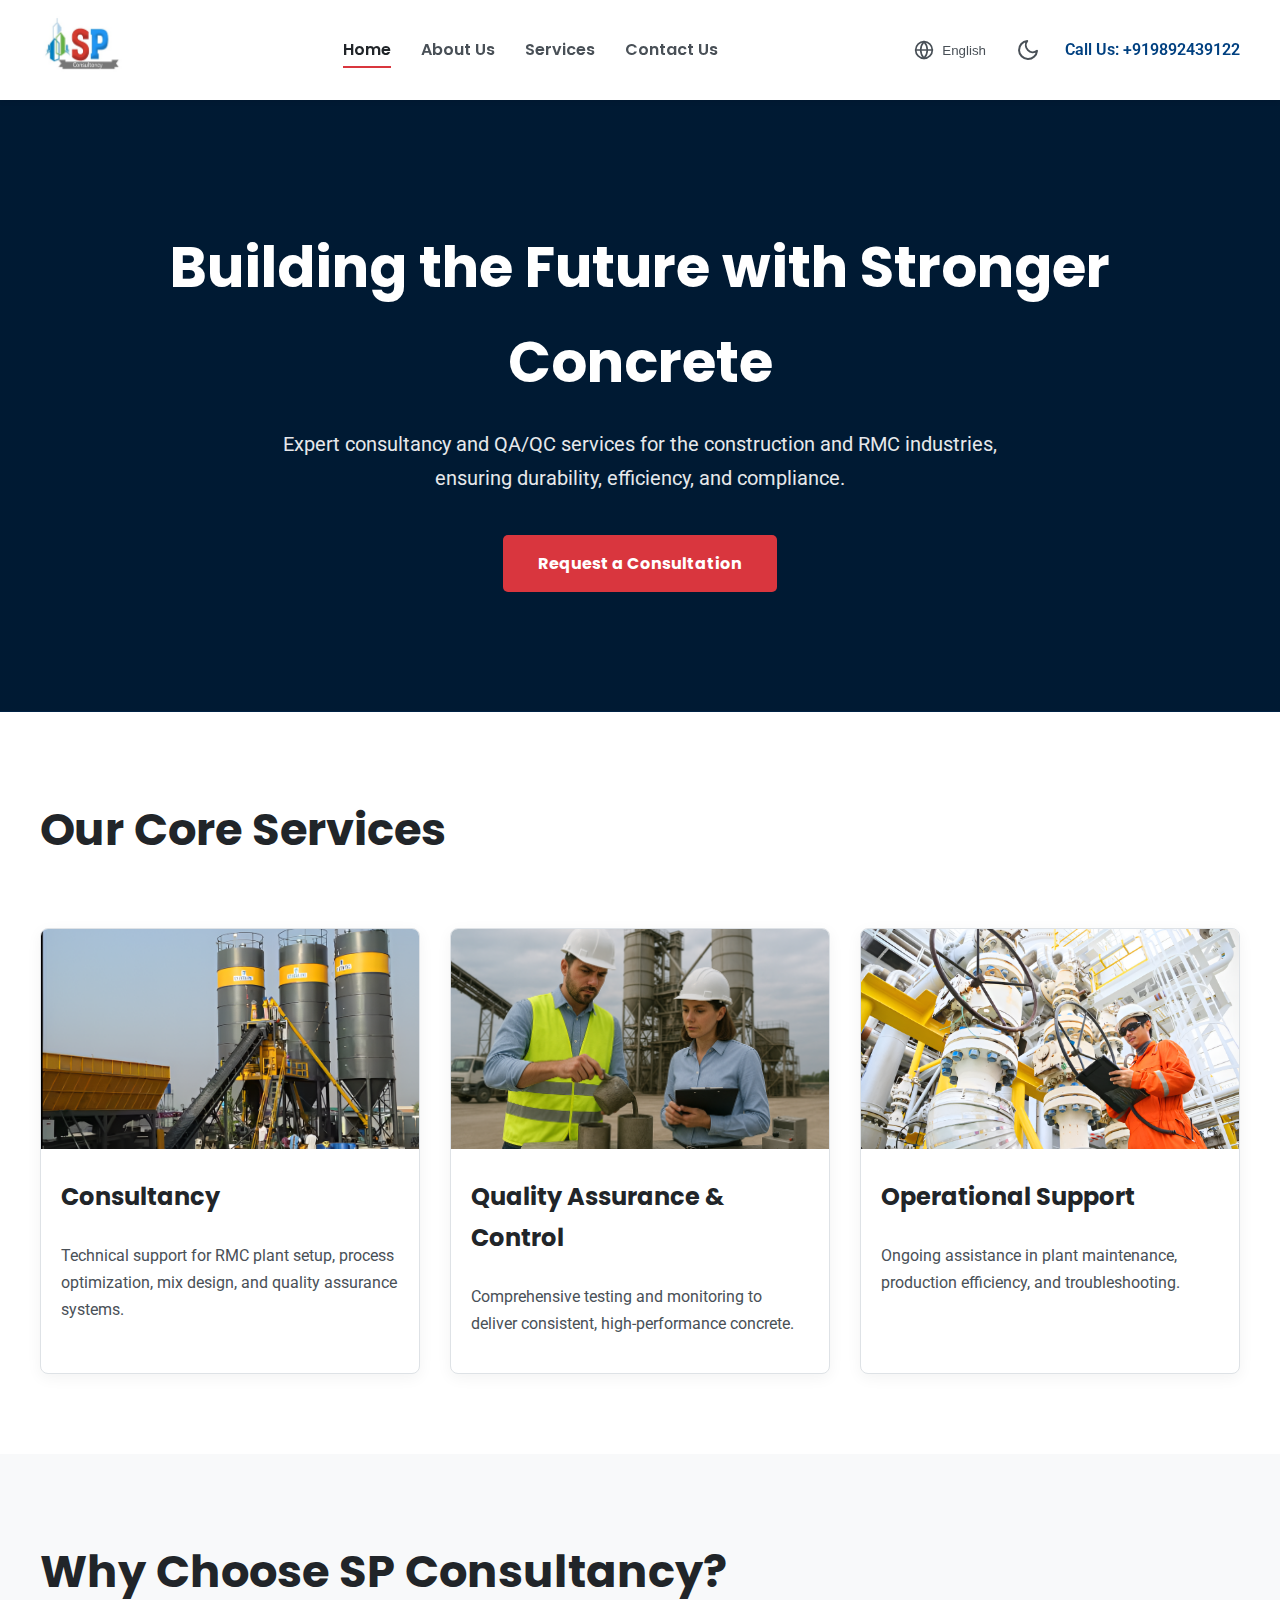
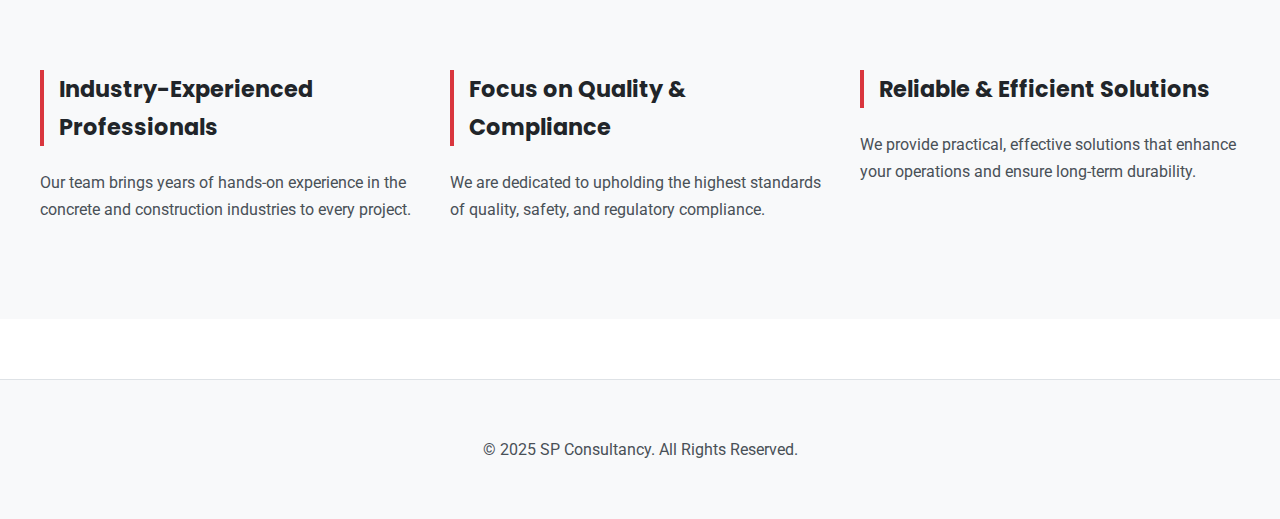
<file: index.html>
<!DOCTYPE html>
<html lang="en">
<head>
    <meta charset="UTF-8">
    <meta name="viewport" content="width=device-width, initial-scale=1.0">

    <title>SP Consultancy - Expert Concrete & QA/QC Services</title>
    <meta name="description" content="SP Consultancy provides expert guidance and reliable quality control solutions for the construction and RMC industries, specializing in concrete consultancy and QA/QC.">
    <meta name="keywords" content="concrete consultancy, QA/QC services, RMC plant setup, mix design, quality assurance construction">

    <link rel="stylesheet" href="style.css">

    <link rel="preconnect" href="https://fonts.googleapis.com">
    <link rel="preconnect" href="https://fonts.gstatic.com" crossorigin>
    <link href="https://fonts.googleapis.com/css2?family=Roboto:wght@400;700&family=Poppins:wght@600;700&display=swap" rel="stylesheet">
    
    <script src="main.js" defer></script>

    <script type="application/ld+json">
    {
      "@context": "https://schema.org",
      "@type": "ProfessionalService",
      "name": "SP Consultancy",
      "image": "logo.png",
      "@id": "",
      "url": "",
      "telephone": "+919892439122",
      "description": "Trusted consultancy company, specializing in Concrete consultancy and QA/QC services to construction and RMC plants.",
      "address": {
        "@type": "PostalAddress",
        "streetAddress": "",
        "addressLocality": "Mumbai",
        "postalCode": "",
        "addressCountry": "IN"
      }
    }
    </script>
    
    </head>
<body>

    <header class="main-header">
        <div class="container">
            <a href="index.html" class="logo">
                <img src="logo.png" alt="SP Consultancy Logo">
            </a>
            
            <nav class="main-nav">
                <ul class="nav-links">
                    <li><a href="index.html" class="active">Home</a></li>
                    <li><a href="about.html">About Us</a></li>
                    <li><a href="services.html">Services</a></li>
                    <li><a href="contact.html">Contact Us</a></li>
                </ul>
            </nav>

            <div class="header-controls">
                 <div class="language-switcher">
                    <button class="language-btn" aria-label="Select Language">
                        <svg xmlns="http://www.w3.org/2000/svg" width="20" height="20" viewBox="0 0 24 24" fill="none" stroke="currentColor" stroke-width="2" stroke-linecap="round" stroke-linejoin="round"><circle cx="12" cy="12" r="10"></circle><line x1="2" y1="12" x2="22" y2="12"></line><path d="M12 2a15.3 15.3 0 0 1 4 10 15.3 15.3 0 0 1-4 10 15.3 15.3 0 0 1-4-10 15.3 15.3 0 0 1 4-10z"></path></svg>
                        <span>English</span>
                    </button>
                </div>
                
                <button id="theme-switcher" class="theme-switcher" aria-label="Toggle theme">
                    </button>
                <a href="tel:+919892439122" class="header-phone">Call Us: +919892439122</a>

                <button class="hamburger-menu" aria-label="Open Navigation Menu">
                    <div class="bar"></div>
                    <div class="bar"></div>
                    <div class="bar"></div>
                </button>
            </div>
        </div>
    </header>

    <main>
        <section class="hero">
            <div class="container">
                <h1>Building the Future with Stronger Concrete</h1>
                <p>Expert consultancy and QA/QC services for the construction and RMC industries, ensuring durability, efficiency, and compliance.</p>
                <a href="contact.html" class="btn btn-primary">Request a Consultation</a>
            </div>
        </section>

        <section class="services-overview">
            <div class="container">
                <h2>Our Core Services</h2>
                <div class="services-grid">
                    <div class="service-card">
                        <img src="consultancy.png" alt="Technical Consultancy for RMC plant" loading="lazy">
                        <h3>Consultancy</h3>
                        <p>Technical support for RMC plant setup, process optimization, mix design, and quality assurance systems.</p>
                    </div>
                    <div class="service-card">
                        <img src="quality.png" alt="Quality Assurance & Control in construction" loading="lazy">
                        <h3>Quality Assurance & Control</h3>
                        <p>Comprehensive testing and monitoring to deliver consistent, high-performance concrete.</p>
                    </div>
                    <div class="service-card">
                        <img src="operational_home.png" alt="Operational Support for concrete plants" loading="lazy">
                        <h3>Operational Support</h3>
                        <p>Ongoing assistance in plant maintenance, production efficiency, and troubleshooting.</p>
                    </div>
                </div>
            </div>
        </section>

        <section class="why-choose-us">
            <div class="container">
                <h2>Why Choose SP Consultancy?</h2>
                <div class="features-grid">
                    <div class="feature-item">
                        <h3>Industry-Experienced Professionals</h3>
                        <p>Our team brings years of hands-on experience in the concrete and construction industries to every project.</p>
                    </div>
                    <div class="feature-item">
                        <h3>Focus on Quality & Compliance</h3>
                        <p>We are dedicated to upholding the highest standards of quality, safety, and regulatory compliance.</p>
                    </div>
                    <div class="feature-item">
                        <h3>Reliable & Efficient Solutions</h3>
                        <p>We provide practical, effective solutions that enhance your operations and ensure long-term durability.</p>
                    </div>
                </div>
            </div>
        </section>
    </main>

    <footer class="main-footer">
        <div class="container">
            <div class="social-media-links">
                </div>
            <p>&copy; 2025 SP Consultancy. All Rights Reserved.</p>
        </div>
    </footer>

</body>
</html>
</file>
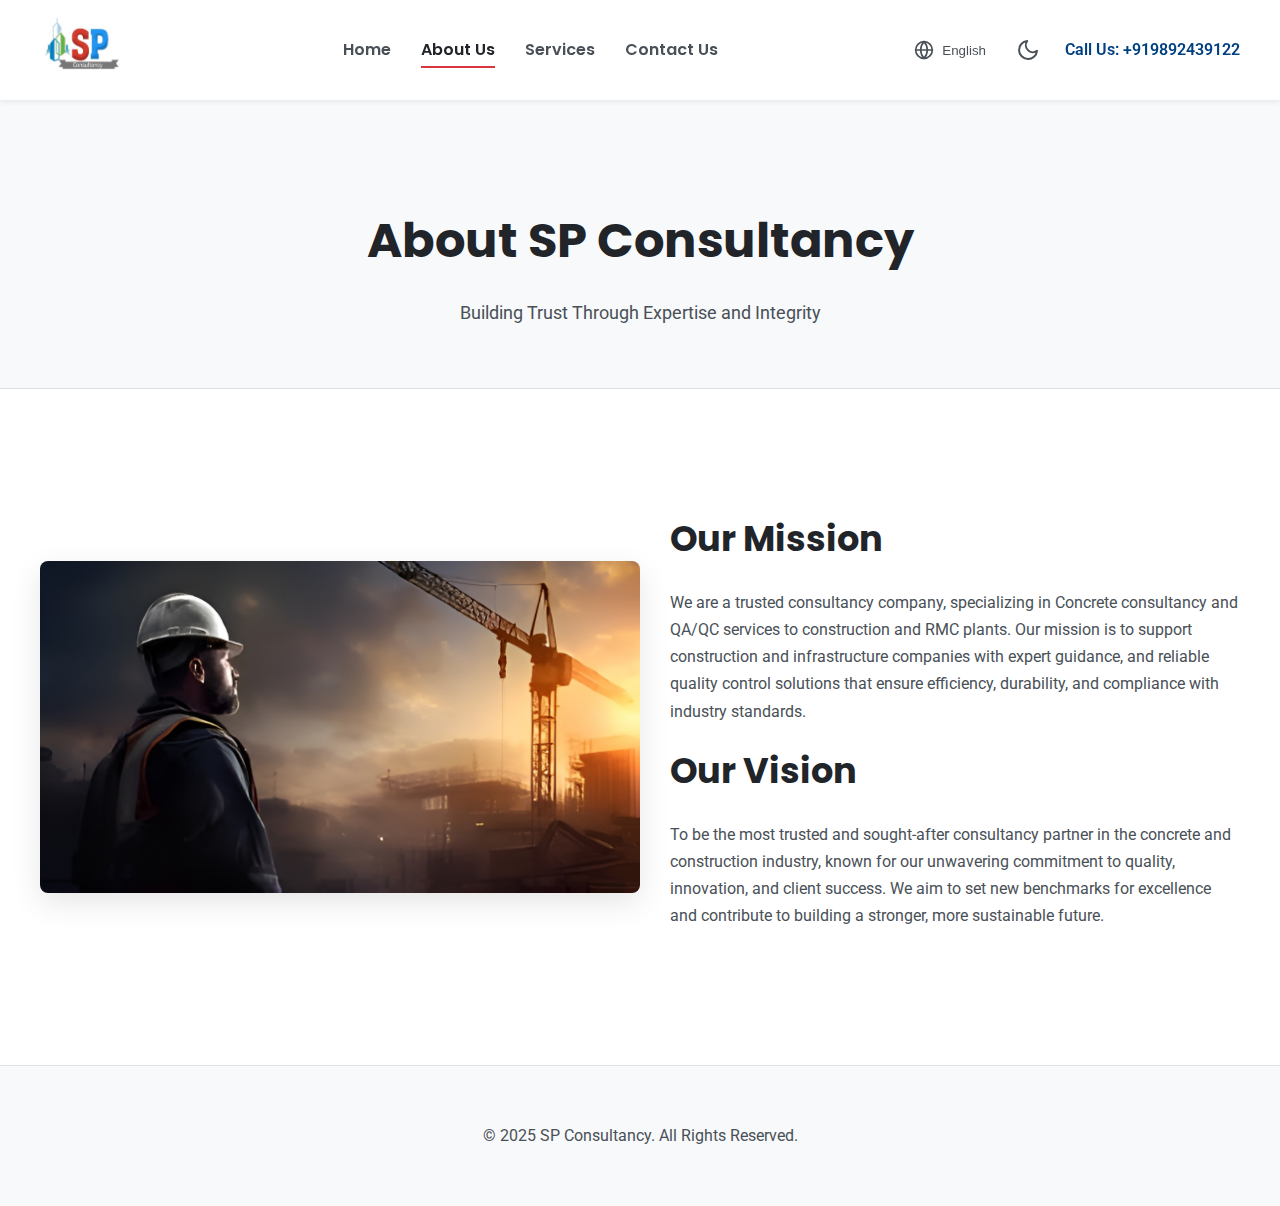
<file: about.html>
<!DOCTYPE html>
<html lang="en">
<head>
    <meta charset="UTF-8">
    <meta name="viewport" content="width=device-width, initial-scale=1.0">

    <title>About SP Consultancy | Our Mission and Expertise</title>
    <meta name="description" content="Learn about SP Consultancy's mission to support construction and infrastructure companies with expert guidance and reliable quality control solutions.">

    <link rel="stylesheet" href="style.css">

    <link rel="preconnect" href="https://fonts.googleapis.com">
    <link rel="preconnect" href="https://fonts.gstatic.com" crossorigin>
    <link href="https://fonts.googleapis.com/css2?family=Roboto:wght@400;700&family=Poppins:wght@600;700&display=swap" rel="stylesheet">
    
    <script src="main.js" defer></script>
    
    </head>
<body>

    <header class="main-header">
        <div class="container">
            <a href="index.html" class="logo">
                <img src="logo.png" alt="SP Consultancy Logo">
            </a>
            
            <nav class="main-nav">
                <ul class="nav-links">
                    <li><a href="index.html">Home</a></li>
                    <li><a href="about.html" class="active">About Us</a></li>
                    <li><a href="services.html">Services</a></li>
                    <li><a href="contact.html">Contact Us</a></li>
                </ul>
            </nav>

            <div class="header-controls">
                 <div class="language-switcher">
                    <button class="language-btn" aria-label="Select Language">
                        <svg xmlns="http://www.w3.org/2000/svg" width="20" height="20" viewBox="0 0 24 24" fill="none" stroke="currentColor" stroke-width="2" stroke-linecap="round" stroke-linejoin="round"><circle cx="12" cy="12" r="10"></circle><line x1="2" y1="12" x2="22" y2="12"></line><path d="M12 2a15.3 15.3 0 0 1 4 10 15.3 15.3 0 0 1-4 10 15.3 15.3 0 0 1-4-10 15.3 15.3 0 0 1 4-10z"></path></svg>
                        <span>English</span>
                    </button>
                </div>
                
                <button id="theme-switcher" class="theme-switcher" aria-label="Toggle theme">
                    </button>
                <a href="tel:+919892439122" class="header-phone">Call Us: +919892439122</a>

                <button class="hamburger-menu" aria-label="Open Navigation Menu">
                    <div class="bar"></div>
                    <div class="bar"></div>
                    <div class="bar"></div>
                </button>
            </div>
        </div>
    </header>

    <main>
        <section class="page-header">
            <div class="container">
                <h1>About SP Consultancy</h1>
                <p>Building Trust Through Expertise and Integrity</p>
            </div>
        </section>

        <section class="content-section">
            <div class="container content-container">
                <div class="content-image">
                    <img src="vision.jpg" alt="A professional team in a meeting">
                </div>
                <div class="content-text">
                    <h2>Our Mission</h2>
                    <p>We are a trusted consultancy company, specializing in Concrete consultancy and QA/QC services to construction and RMC plants. Our mission is to support construction and infrastructure companies with expert guidance, and reliable quality control solutions that ensure efficiency, durability, and compliance with industry standards.</p>
                    
                    <h2>Our Vision</h2>
                    <p>To be the most trusted and sought-after consultancy partner in the concrete and construction industry, known for our unwavering commitment to quality, innovation, and client success. We aim to set new benchmarks for excellence and contribute to building a stronger, more sustainable future.</p>
                </div>
            </div>
        </section>

    </main>

    <footer class="main-footer">
        <div class="container">
            <div class="social-media-links">
                </div>
            <p>&copy; 2025 SP Consultancy. All Rights Reserved.</p>
        </div>
    </footer>

</body>
</html>
</file>
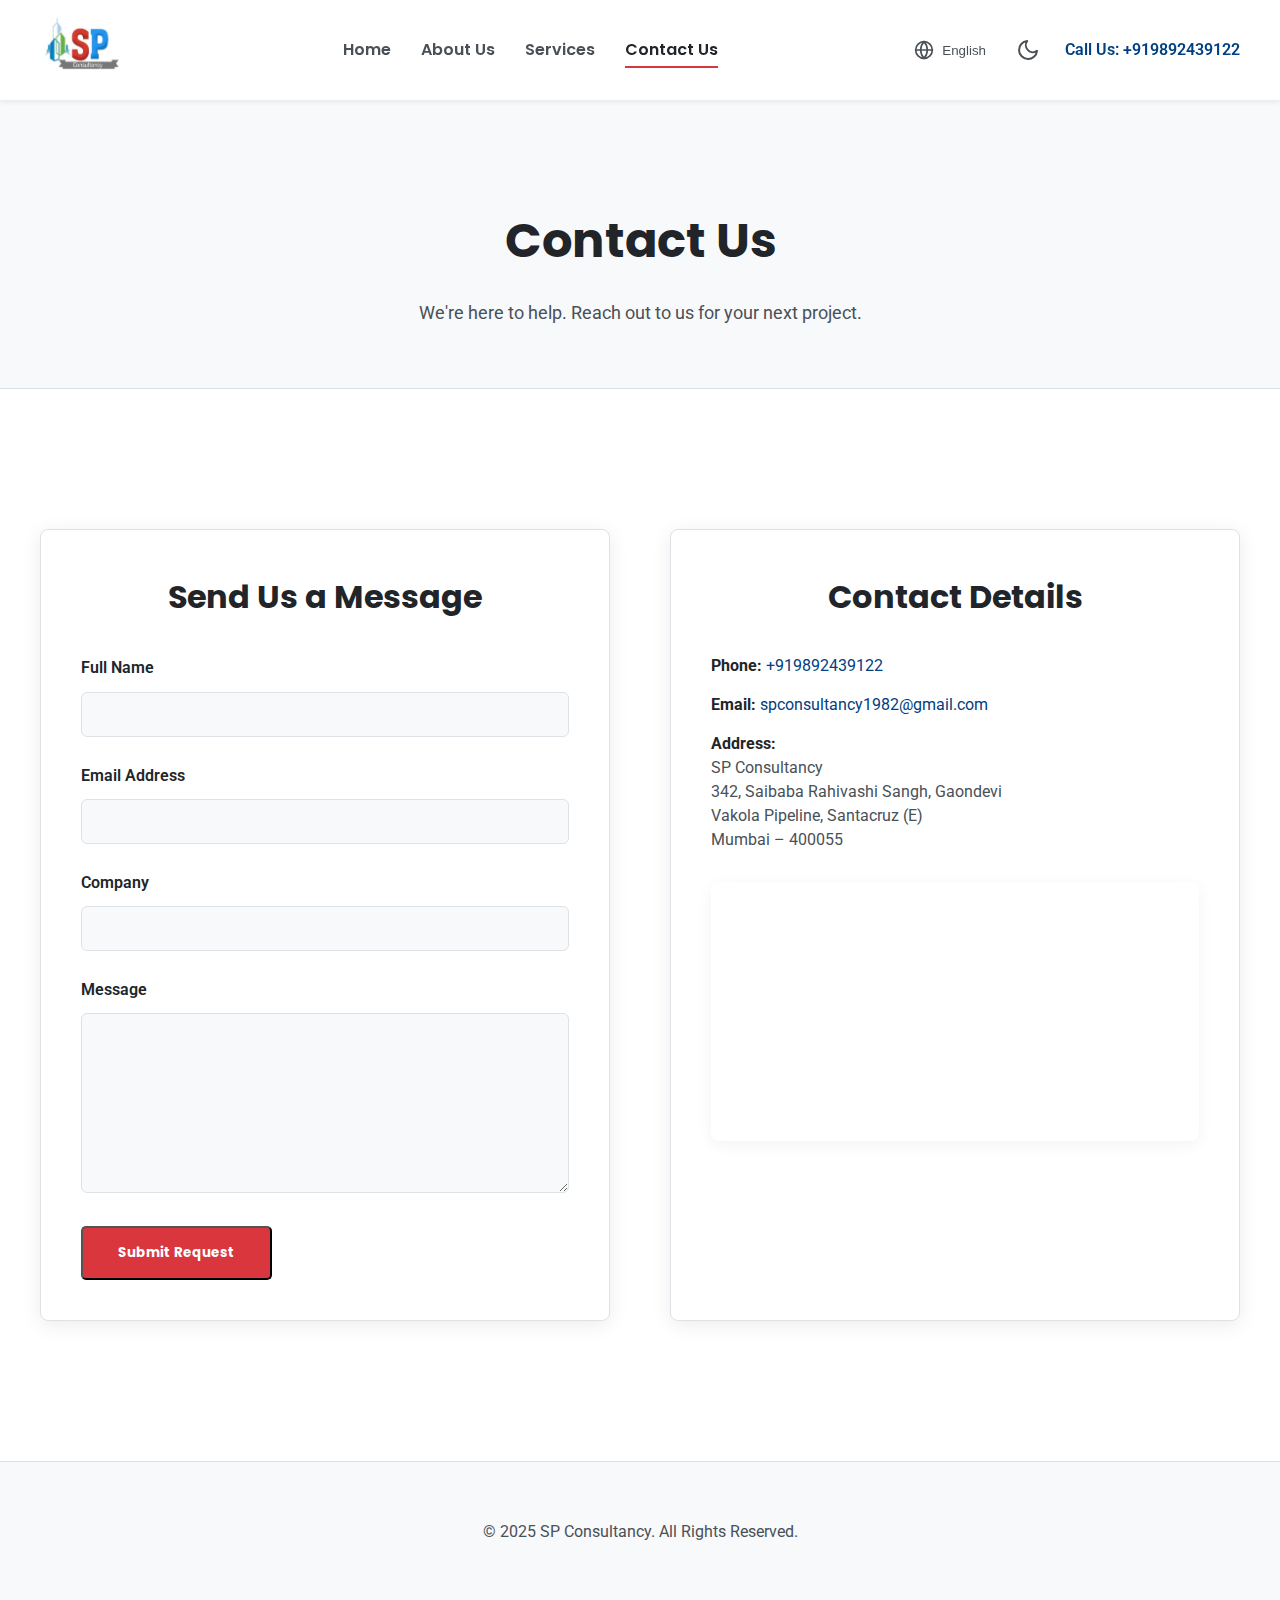
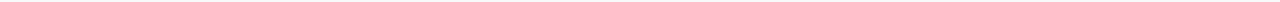
<file: contact.html>
<!DOCTYPE html>
<html lang="en">
<head>
    <meta charset="UTF-8">
    <meta name="viewport" content="width=device-width, initial-scale=1.0">

    <title>Contact Us | SP Consultancy</title>
    <meta name="description" content="Get in touch with SP Consultancy for expert concrete and QA/QC services. Request a consultation or find our contact details.">

    <link rel="stylesheet" href="style.css">

    <link rel="preconnect" href="https://fonts.googleapis.com">
    <link rel="preconnect" href="https://fonts.gstatic.com" crossorigin>
    <link href="https://fonts.googleapis.com/css2?family=Roboto:wght@400;700&family=Poppins:wght@600;700&display=swap" rel="stylesheet">
    
    <script src="main.js" defer></script>
    
    </head>
<body>

    <header class="main-header">
        <div class="container">
            <a href="index.html" class="logo">
                <img src="logo.png" alt="SP Consultancy Logo">
            </a>
            
            <nav class="main-nav">
                <ul class="nav-links">
                    <li><a href="index.html">Home</a></li>
                    <li><a href="about.html">About Us</a></li>
                    <li><a href="services.html">Services</a></li>
                    <li><a href="contact.html" class="active">Contact Us</a></li>
                </ul>
            </nav>

            <div class="header-controls">
                 <div class="language-switcher">
                    <button class="language-btn" aria-label="Select Language">
                        <svg xmlns="http://www.w3.org/2000/svg" width="20" height="20" viewBox="0 0 24 24" fill="none" stroke="currentColor" stroke-width="2" stroke-linecap="round" stroke-linejoin="round"><circle cx="12" cy="12" r="10"></circle><line x1="2" y1="12" x2="22" y2="12"></line><path d="M12 2a15.3 15.3 0 0 1 4 10 15.3 15.3 0 0 1-4 10 15.3 15.3 0 0 1-4-10 15.3 15.3 0 0 1 4-10z"></path></svg>
                        <span>English</span>
                    </button>
                </div>
                
                <button id="theme-switcher" class="theme-switcher" aria-label="Toggle theme">
                    </button>
                <a href="tel:+919892439122" class="header-phone">Call Us: +919892439122</a>

                <button class="hamburger-menu" aria-label="Open Navigation Menu">
                    <div class="bar"></div>
                    <div class="bar"></div>
                    <div class="bar"></div>
                </button>
            </div>
        </div>
    </header>

    <main>
        <section class="page-header">
            <div class="container">
                <h1>Contact Us</h1>
                <p>We're here to help. Reach out to us for your next project.</p>
            </div>
        </section>

        <section class="contact-section">
            <div class="container">
                <div class="contact-grid">
                    <div class="contact-form-container">
                        <h2>Send Us a Message</h2>
                        <form id="contact-form" action="https://formspree.io/f/xblpvbdp" method="POST">
                            <div class="form-group">
                                <label for="name">Full Name</label>
                                <input type="text" id="name" name="name" required>
                            </div>
                            <div class="form-group">
                                <label for="email">Email Address</label>
                                <input type="email" id="email" name="email" required>
                            </div>
                             <div class="form-group">
                                <label for="company">Company</label>
                                <input type="text" id="company" name="company">
                            </div>
                            <div class="form-group">
                                <label for="message">Message</label>
                                <textarea id="message" name="message" rows="5" required></textarea>
                            </div>
                            <button type="submit" class="btn btn-primary">Submit Request</button>
                        </form>
                    </div>
                    <div class="contact-details-container">
                        <h2>Contact Details</h2>
                        <ul class="contact-details-list">
                            <li><strong>Phone:</strong> <a href="tel:+919892439122">+919892439122</a></li>
                            <li><strong>Email:</strong> <a href="mailto:spconsultancy1982@gmail.com">spconsultancy1982@gmail.com</a></li>
                            <li><strong>Address:</strong><br>SP Consultancy<br>342, Saibaba Rahivashi Sangh, Gaondevi<br>Vakola Pipeline, Santacruz (E)<br>Mumbai – 400055</li>
                        </ul>




                        
        <div class="map-widget">
    <iframe 
        src="https://www.google.com/maps?q=SP+Consultancy,+342+Saibaba+Rahivashi+Sangh,+Gaondevi,+Vakola+Pipeline,+Santacruz+East,+Mumbai+400055&output=embed" 
        width="100%" 
        height="250" 
        style="border:0;" 
        allowfullscreen="" 
        loading="lazy" 
        referrerpolicy="no-referrer-when-downgrade">
    </iframe>
</div>





                    </div>
                </div>
            </div>
        </section>

    </main>

    <footer class="main-footer">
        <div class="container">
            <div class="social-media-links">
                </div>
            <p>© 2025 SP Consultancy. All Rights Reserved.</p>
        </div>
    </footer>

</body>
</html>
</file>
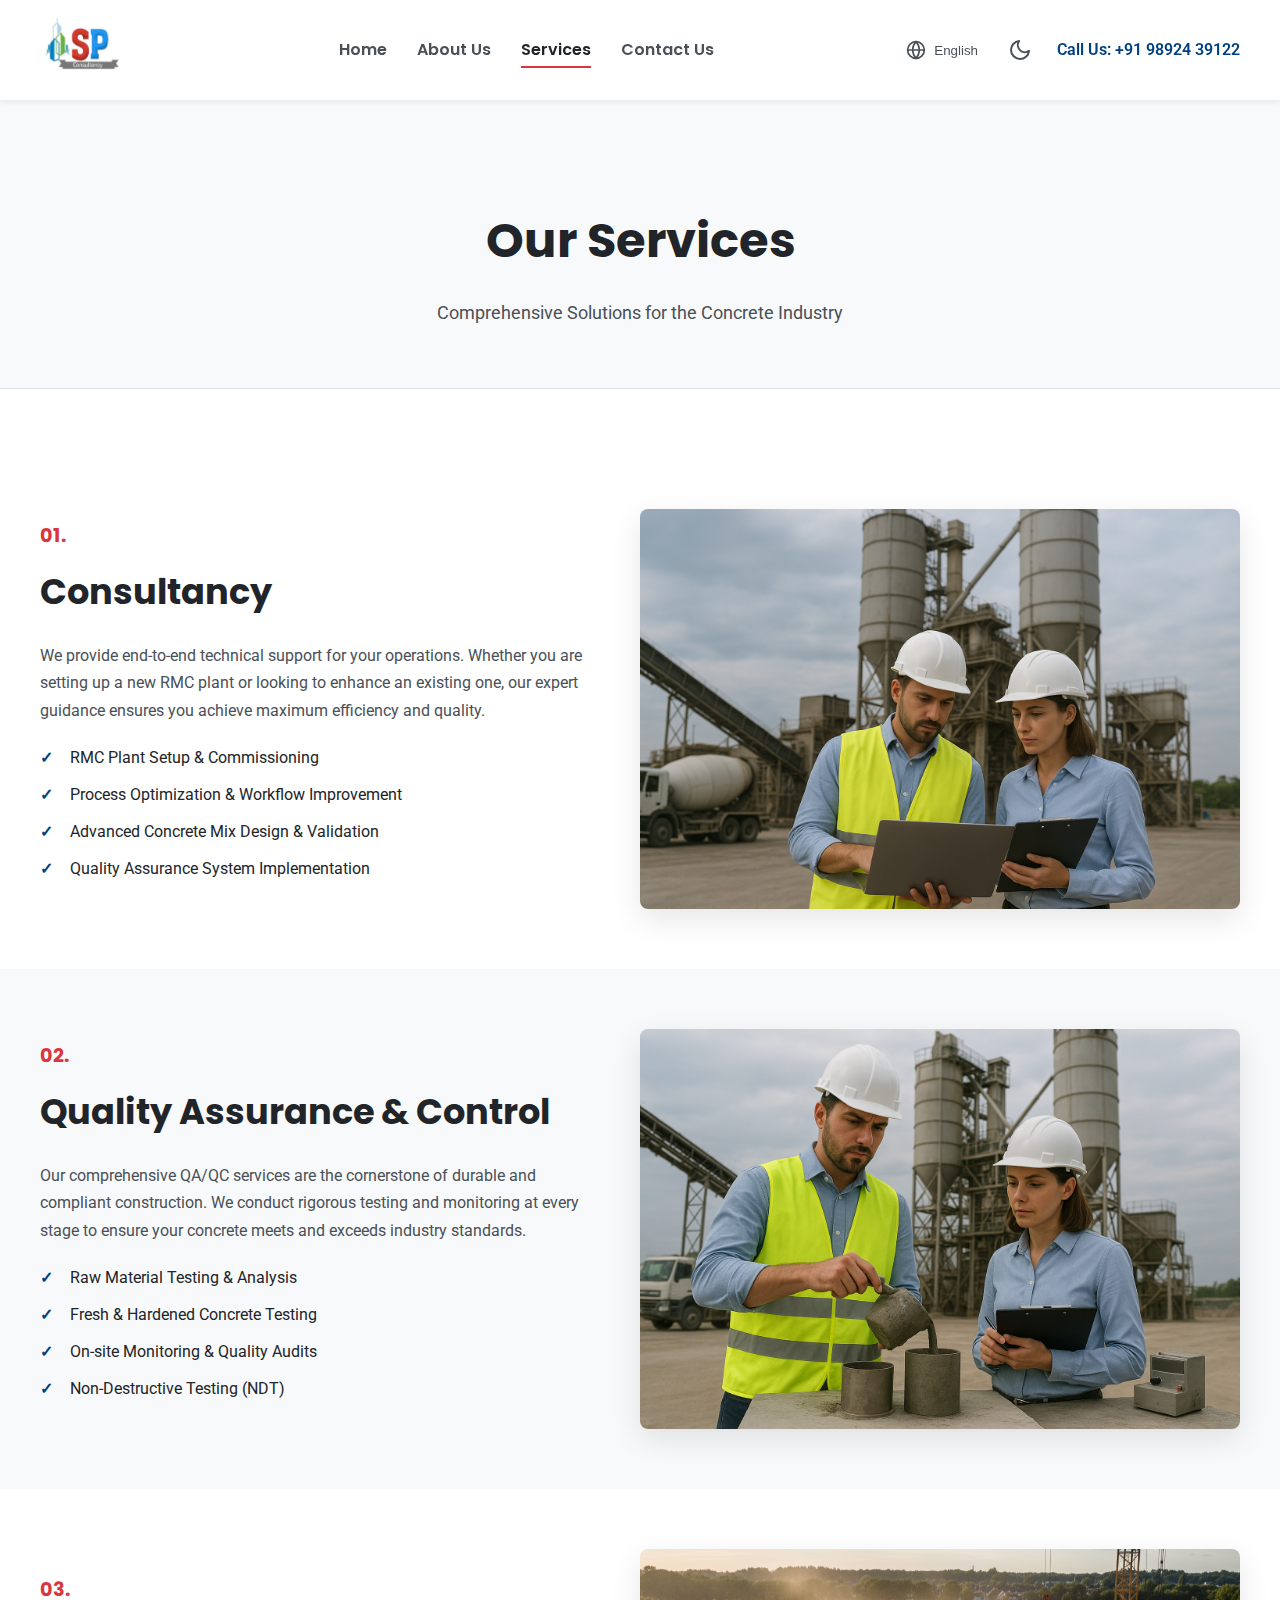
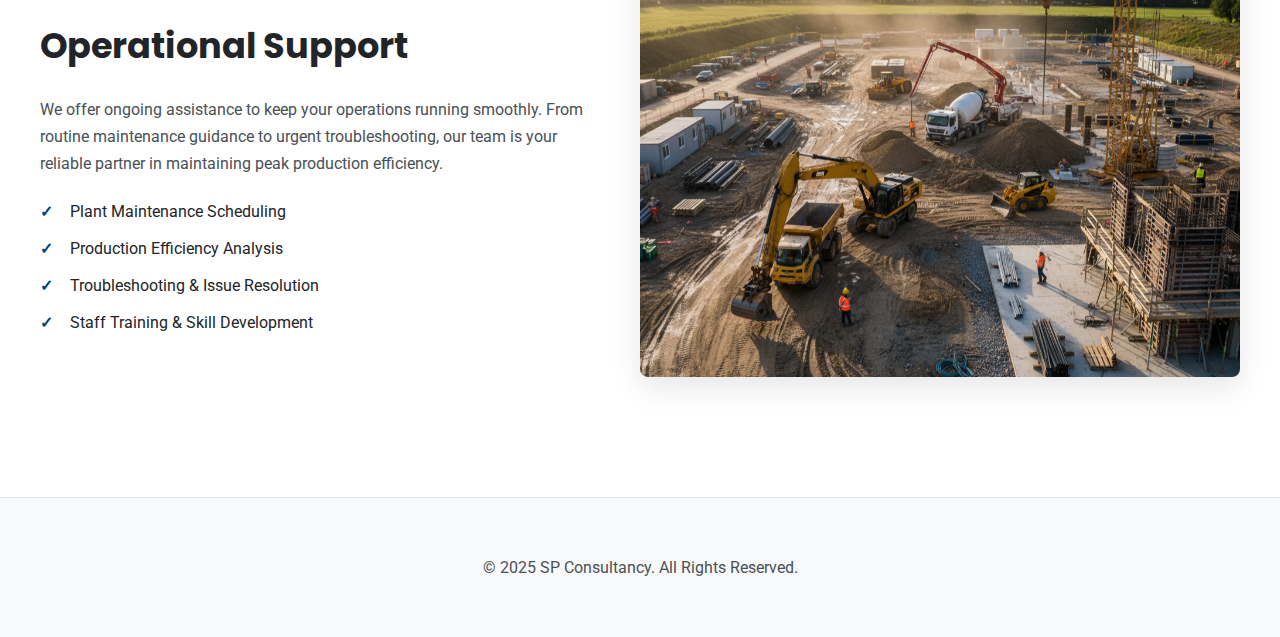
<file: services.html>
<!DOCTYPE html>
<html lang="en">
<head>
    <meta charset="UTF-8">
    <meta name="viewport" content="width=device-width, initial-scale=1.0">

    <title>Our Services | SP Consultancy</title>
    <meta name="description" content="Explore the services offered by SP Consultancy, including technical consultancy, quality assurance & control (QA/QC), and operational support for construction and RMC plants.">

    <link rel="stylesheet" href="style.css">

    <link rel="preconnect" href="https://fonts.googleapis.com">
    <link rel="preconnect" href="https://fonts.gstatic.com" crossorigin>
    <link href="https://fonts.googleapis.com/css2?family=Roboto:wght@400;700&family=Poppins:wght@600;700&display=swap" rel="stylesheet">
    
    <script src="main.js" defer></script>
    
    </head>
<body>

    <header class="main-header">
        <div class="container">
            <a href="index.html" class="logo">
                <img src="logo.png" alt="SP Consultancy Logo">
            </a>
            
            <nav class="main-nav">
                <ul class="nav-links">
                    <li><a href="index.html">Home</a></li>
                    <li><a href="about.html">About Us</a></li>
                    <li><a href="services.html" class="active">Services</a></li>
                    <li><a href="contact.html">Contact Us</a></li>
                </ul>
            </nav>

            <div class="header-controls">
                 <div class="language-switcher">
                    <button class="language-btn" aria-label="Select Language">
                        <svg xmlns="http://www.w3.org/2000/svg" width="20" height="20" viewBox="0 0 24 24" fill="none" stroke="currentColor" stroke-width="2" stroke-linecap="round" stroke-linejoin="round"><circle cx="12" cy="12" r="10"></circle><line x1="2" y1="12" x2="22" y2="12"></line><path d="M12 2a15.3 15.3 0 0 1 4 10 15.3 15.3 0 0 1-4 10 15.3 15.3 0 0 1-4-10 15.3 15.3 0 0 1 4-10z"></path></svg>
                        <span>English</span>
                    </button>
                </div>
                
                <button id="theme-switcher" class="theme-switcher" aria-label="Toggle theme">
                    </button>
                <a href="tel:+919892439122" class="header-phone">Call Us: +91 98924 39122</a>

                <button class="hamburger-menu" aria-label="Open Navigation Menu">
                    <div class="bar"></div>
                    <div class="bar"></div>
                    <div class="bar"></div>
                </button>
            </div>
        </div>
    </header>

    <main>
        <section class="page-header">
            <div class="container">
                <h1>Our Services</h1>
                <p>Comprehensive Solutions for the Concrete Industry</p>
            </div>
        </section>

        <section class="content-section">
            <div class="container content-container reverse">
                <div class="content-image">
                    <img src="engineer.png" alt="Engineers discussing blueprints at a construction site">
                </div>
                <div class="content-text">
                    <h3>01.</h3>
                    <h2>Consultancy</h2>
                    <p>We provide end-to-end technical support for your operations. Whether you are setting up a new RMC plant or looking to enhance an existing one, our expert guidance ensures you achieve maximum efficiency and quality.</p>
                    <ul>
                        <li>RMC Plant Setup & Commissioning</li>
                        <li>Process Optimization & Workflow Improvement</li>
                        <li>Advanced Concrete Mix Design & Validation</li>
                        <li>Quality Assurance System Implementation</li>
                    </ul>
                </div>
            </div>
        </section>

        <section class="content-section light-bg">
             <div class="container content-container">
               
                <div class="content-text">
                    <h3>02.</h3>
                    <h2>Quality Assurance & Control</h2>
                    <p>Our comprehensive QA/QC services are the cornerstone of durable and compliant construction. We conduct rigorous testing and monitoring at every stage to ensure your concrete meets and exceeds industry standards.</p>
                     <ul>
                        <li>Raw Material Testing & Analysis</li>
                        <li>Fresh & Hardened Concrete Testing</li>
                        <li>On-site Monitoring & Quality Audits</li>
                        <li>Non-Destructive Testing (NDT)</li>
                    </ul>
                </div>

                 <div class="content-image">
    <img src="quality.png" alt="Technician performing quality assurance testing on concrete in a lab">
</div>
            </div>
        </section>
        
        <section class="content-section">
            <div class="container content-container reverse">
                <div class="content-image">
                    <img src="operational.png" alt="Heavy machinery operating at a concrete production plant">
                </div>
                <div class="content-text">
                    <h3>03.</h3>
                    <h2>Operational Support</h2>
                    <p>We offer ongoing assistance to keep your operations running smoothly. From routine maintenance guidance to urgent troubleshooting, our team is your reliable partner in maintaining peak production efficiency.</p>
                    <ul>
                        <li>Plant Maintenance Scheduling</li>
                        <li>Production Efficiency Analysis</li>
                        <li>Troubleshooting & Issue Resolution</li>
                        <li>Staff Training & Skill Development</li>
                    </ul>
                </div>
            </div>
        </section>
        
    </main>

    <footer class="main-footer">
        <div class="container">
            <div class="social-media-links">
                </div>
            <p>© 2025 SP Consultancy. All Rights Reserved.</p>
        </div>
    </footer>

</body>
</html>
</file>
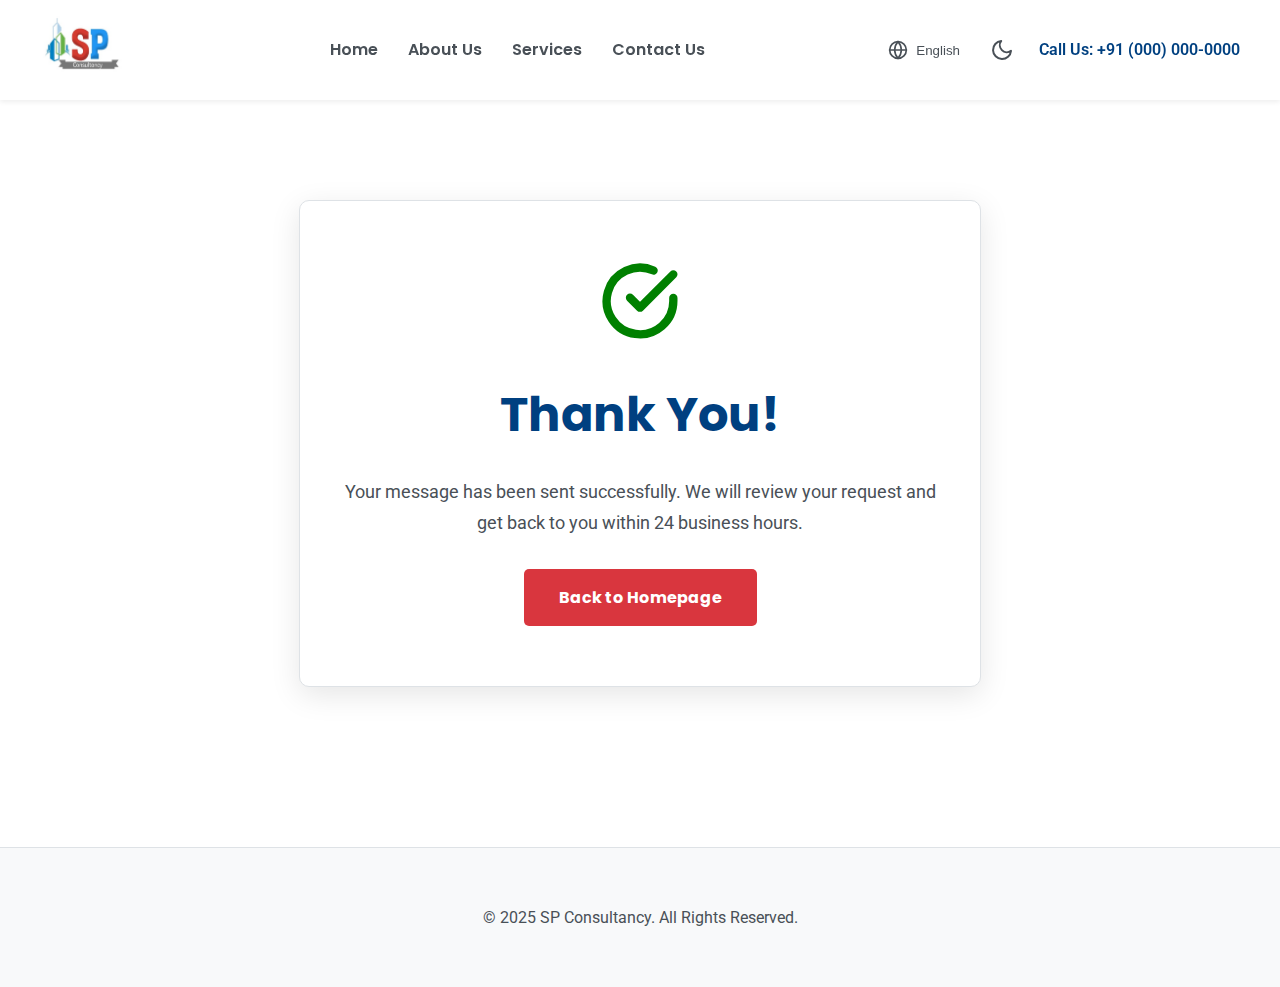
<file: thank-you.html>
<!DOCTYPE html>
<html lang="en">
<head>
    <meta charset="UTF-8">
    <meta name="viewport" content="width=device-width, initial-scale=1.0">

    <title>Thank You | SP Consultancy</title>
    <meta name="description" content="Thank you for contacting SP Consultancy. We will be in touch shortly.">
    <meta name="robots" content="noindex, nofollow">

    <link rel="stylesheet" href="style.css">

    <link rel="preconnect" href="https://fonts.googleapis.com">
    <link rel="preconnect" href="https://fonts.gstatic.com" crossorigin>
    <link href="https://fonts.googleapis.com/css2?family=Roboto:wght@400;700&family=Poppins:wght@600;700&display=swap" rel="stylesheet">
    
    <script src="main.js" defer></script>
    
</head>
<body>

    <header class="main-header">
        <div class="container">
            <a href="index.html" class="logo">
                <img src="logo.png" alt="SP Consultancy Logo">
            </a>
            
            <nav class="main-nav">
                <ul class="nav-links">
                    <li><a href="index.html">Home</a></li>
                    <li><a href="about.html">About Us</a></li>
                    <li><a href="services.html">Services</a></li>
                    <li><a href="contact.html">Contact Us</a></li>
                </ul>
            </nav>

            <div class="header-controls">
                 <div class="language-switcher">
                    <button class="language-btn" aria-label="Select Language">
                        <svg xmlns="http://www.w3.org/2000/svg" width="20" height="20" viewBox="0 0 24 24" fill="none" stroke="currentColor" stroke-width="2" stroke-linecap="round" stroke-linejoin="round"><circle cx="12" cy="12" r="10"></circle><line x1="2" y1="12" x2="22" y2="12"></line><path d="M12 2a15.3 15.3 0 0 1 4 10 15.3 15.3 0 0 1-4 10 15.3 15.3 0 0 1-4-10 15.3 15.3 0 0 1 4-10z"></path></svg>
                        <span>English</span>
                    </button>
                </div>
                
                <button id="theme-switcher" class="theme-switcher" aria-label="Toggle theme">
                    </button>
                <a href="tel:+910000000000" class="header-phone">Call Us: +91 (000) 000-0000</a>

                <button class="hamburger-menu" aria-label="Open Navigation Menu">
                    <div class="bar"></div>
                    <div class="bar"></div>
                    <div class="bar"></div>
                </button>
            </div>
        </div>
    </header>

    <main>
        <section class="thank-you-section">
            <div class="container">
                <div class="thank-you-content">
                    <svg class="success-icon" xmlns="http://www.w3.org/2000/svg" viewBox="0 0 24 24" fill="none" stroke="currentColor" stroke-width="2" stroke-linecap="round" stroke-linejoin="round">
                        <path d="M22 11.08V12a10 10 0 1 1-5.93-9.14"></path>
                        <polyline points="22 4 12 14.01 9 11.01"></polyline>
                    </svg>
                    <h1>Thank You!</h1>
                    <p>Your message has been sent successfully. We will review your request and get back to you within 24 business hours.</p>
                    <a href="index.html" class="btn btn-primary">Back to Homepage</a>
                </div>
            </div>
        </section>
    </main>

    <footer class="main-footer">
        <div class="container">
            <div class="social-media-links">
                </div>
            <p>&copy; 2025 SP Consultancy. All Rights Reserved.</p>
        </div>
    </footer>

</body>
</html>
</file>
<file: style.css>
/* The updated CSS code with contact form enhancements */
/* --- 1. Global Styles & Variables --- */
:root {
    /* Light Mode (Default) */
    --bg-color: #ffffff;
    --bg-secondary-color: #f8f9fa;
    --text-primary-color: #212529;
    --text-secondary-color: #495057;
    --primary-brand-color: #004080; /* Blue */
    --accent-brand-color: #D9363E; /* Red */
    --border-color: #dee2e6;
    --header-shadow: 0 2px 5px rgba(0, 0, 0, 0.07);

    /* Typography */
    --heading-font: 'Poppins', sans-serif;
    --body-font: 'Roboto', sans-serif;
}

html.dark-mode {
    /* Dark Mode Palette */
    --bg-color: #0d1117;
    --bg-secondary-color: #161b22;
    --text-primary-color: #e0e0e0;
    --text-secondary-color: #a0a0a0;
    --primary-brand-color: #5a96e0; /* Lighter Blue */
    --accent-brand-color: #ff5c5c; /* Brighter Red */
    --border-color: #30363d;
    --header-shadow: 0 2px 5px rgba(0, 0, 0, 0.2);
}

/* Auto-detect system preference if no manual choice is saved */
@media (prefers-color-scheme: dark) {
    :root:not(.light-mode) {
        --bg-color: #0d1117;
        --bg-secondary-color: #161b22;
        --text-primary-color: #e0e0e0;
        --text-secondary-color: #a0a0a0;
        --primary-brand-color: #5a96e0;
        --accent-brand-color: #ff5c5c;
        --border-color: #30363d;
        --header-shadow: 0 2px 5px rgba(0, 0, 0, 0.2);
    }
}

body {
    font-family: var(--body-font);
    line-height: 1.7;
    color: var(--text-secondary-color);
    background-color: var(--bg-color);
    margin: 0;
    padding: 0;
    font-size: 16px;
    transition: background-color 0.3s, color 0.3s;
}

.container {
    max-width: 1200px;
    margin: 0 auto;
    padding: 0 20px;
}

h1, h2, h3 {
    font-family: var(--heading-font);
    color: var(--text-primary-color);
    margin-top: 0;
    font-weight: 700;
}

img {
    max-width: 100%;
    height: auto;
}

/* --- 2. Header & Navigation --- */
.main-header {
    background: var(--bg-color);
    box-shadow: var(--header-shadow);
    padding: 1rem 0;
    position: sticky;
    top: 0;
    z-index: 1000;
    transition: background-color 0.3s;
}

.main-header .container {
    display: flex;
    justify-content: space-between;
    align-items: center;
}

.logo img {
    max-height: 60px;
    transition: transform 0.3s;
}
.logo img:hover {
    transform: scale(1.05);
}

.main-nav {
    display: none; /* Hidden on mobile by default */
}

.nav-links {
    margin: 0;
    padding: 0;
    list-style: none;
    display: flex;
}

.nav-links li {
    margin-left: 30px;
}

.nav-links li a {
    text-decoration: none;
    color: var(--text-secondary-color);
    font-weight: 600;
    font-family: var(--heading-font);
    padding-bottom: 5px;
    position: relative;
    transition: color 0.3s;
}
.nav-links li a::after {
    content: '';
    position: absolute;
    bottom: -2px;
    left: 0;
    width: 0;
    height: 2px;
    background-color: var(--accent-brand-color);
    transition: width 0.3s;
}
.nav-links li a:hover,
.nav-links li a.active {
    color: var(--text-primary-color);
}
.nav-links li a:hover::after,
.nav-links li a.active::after {
    width: 100%;
}


/* --- 3. Header Controls (Right Side) --- */
.header-controls {
    display: flex;
    align-items: center;
    gap: 20px;
}
.language-btn, .theme-switcher {
    background: none;
    border: none;
    cursor: pointer;
    color: var(--text-secondary-color);
    display: flex;
    align-items: center;
    gap: 8px;
    padding: 5px;
}
.theme-switcher svg, .language-btn svg {
    stroke: var(--text-secondary-color);
}
.header-phone {
    text-decoration: none;
    color: var(--primary-brand-color);
    font-weight: 600;
    white-space: nowrap;
    display: none; /* Hide by default, show on larger screens */
}
.hamburger-menu {
    display: flex;
    flex-direction: column;
    justify-content: space-around;
    width: 2rem;
    height: 2rem;
    background: transparent;
    border: none;
    cursor: pointer;
    padding: 0;
    z-index: 10;
}
.hamburger-menu .bar {
    width: 2rem;
    height: 3px;
    background: var(--text-primary-color);
    border-radius: 10px;
    transition: all 0.3s linear;
}

/* --- 4. Hero Section --- */
.hero {
    background-color: var(--primary-brand-color);
    background-image: linear-gradient(rgba(0, 0, 0, 0.6), rgba(0, 0, 0, 0.6)), url('https://images.unsplash.com/photo-1541888946425-d81bb19240f5?q=80&w=2070&auto=format&fit=crop');
    background-size: cover;
    background-position: center;
    color: #ffffff;
    text-align: center;
    padding: 120px 0;
}
.hero h1 {
    font-size: 3.5rem;
    color: #ffffff;
    margin-bottom: 1rem;
}
.hero p {
    font-size: 1.25rem;
    max-width: 750px;
    margin: 0 auto 2.5rem auto;
    opacity: 0.9;
}
.btn {
    text-decoration: none;
    color: #ffffff;
    padding: 15px 35px;
    border-radius: 5px;
    font-weight: 700;
    font-family: var(--heading-font);
    transition: background-color 0.3s, transform 0.3s;
    display: inline-block;
}
.btn-primary {
    background-color: var(--accent-brand-color);
}
.btn-primary:hover {
    background-color: #b82a32; /* Darker red */
    transform: translateY(-3px);
}

/* --- 5. Other Sections --- */
.services-overview, .why-choose-us, .page-header, .content-section, .contact-section, .thank-you-section {
    padding: 80px 0;
}
.why-choose-us, .light-bg {
    background-color: var(--bg-secondary-color);
}
h2 {
    font-size: 2.8rem;
    margin-bottom: 60px;
}
.services-grid, .features-grid {
    display: grid;
    grid-template-columns: repeat(auto-fit, minmax(300px, 1fr));
    gap: 30px;
    text-align: left;
}
.service-card {
    background: var(--bg-color);
    box-shadow: 0 4px 15px rgba(0,0,0,0.05);
    border: 1px solid var(--border-color);
    border-radius: 8px;
    overflow: hidden;
    transition: transform 0.3s, box-shadow 0.3s;
}
.service-card:hover {
    transform: translateY(-10px);
    box-shadow: 0 8px 25px rgba(0,0,0,0.1);
}
.service-card img {
    width: 100%;
    height: 220px;
    object-fit: cover;
}
.service-card h3 {
    padding: 20px 20px 0 20px;
    font-size: 1.5rem;
}
.service-card p {
    padding: 0 20px 20px 20px;
}
.feature-item h3 {
    font-size: 1.4rem;
    border-left: 4px solid var(--accent-brand-color);
    padding-left: 15px;
}

/* About & Services Page Specific Styles */
.page-header {
    background-color: var(--bg-secondary-color);
    text-align: center;
    padding: 100px 20px 60px;
    margin-bottom: 60px;
    border-bottom: 1px solid var(--border-color);
}
.page-header h1 {
    font-size: 3rem;
    margin-bottom: 15px;
}
.page-header p {
    font-size: 1.15rem;
    max-width: 800px;
    margin: 0 auto;
}






/*22 oct=====6.20 */



.content-section {
    padding: 60px 0;
}

.content-container {
    display: flex;
    align-items: center;
    justify-content: center; /* Center children horizontally */
    gap: 30px;
    flex-direction: column; /* Stack by default (mobile-first) */
    text-align: center;
}

.content-container.reverse {
    flex-direction: column-reverse;
}

.content-image {
    width: 100%;
    display: flex;
    justify-content: center; /* Center image horizontally */
}

.content-image img {
    width: 100%;
    max-width: 500px; /* Optional: Limit image width */
    border-radius: 8px;
    box-shadow: 0 10px 30px rgba(0, 0, 0, 0.1);
}

/* Desktop styles: for screens wider than 768px */
@media (min-width: 768px) {
    .content-container {
        flex-direction: row; /* Side by side on larger screens */
        text-align: left;
    }

    .content-container.reverse {
        flex-direction: row-reverse;
    }

    .content-image {
        width: 50%; /* Half width on larger screens */
        justify-content: center;
    }

    .content-image img {
        width: 100%;
        max-width: 100%;
    }
}













.content-text {
    flex: 1;
}
.content-text h3 {
    color: var(--accent-brand-color);
    font-size: 1.2rem;
    margin-bottom: 10px;
}
.content-text h2 {
    font-size: 2.2rem;
    margin-bottom: 20px;
}
.content-text ul {
    list-style: none;
    padding: 0;
    margin-top: 20px;
    text-align: left; /* Align list items left */
}
.content-text ul li {
    padding-left: 30px;
    position: relative;
    margin-bottom: 10px;
    color: var(--text-primary-color);
}
.content-text ul li::before {
    content: '✓'; /* Checkmark icon */
    color: var(--primary-brand-color);
    position: absolute;
    left: 0;
    font-weight: bold;
}

/* Contact Page Specific Styles */
.contact-section {
    padding: 80px 0;
}
.contact-grid {
    display: grid;
    grid-template-columns: 1fr; /* Stack on mobile */
    gap: 60px;
}
.contact-form-container, .contact-details-container {
    background: var(--bg-color);
    padding: 40px;
    border-radius: 8px;
    box-shadow: 0 4px 20px rgba(0,0,0,0.08);
    border: 1px solid var(--border-color);
}
.contact-form-container h2, .contact-details-container h2 {
    text-align: center;
    margin-bottom: 30px;
    font-size: 2rem;
}
.form-group {
    margin-bottom: 25px;
}
.form-group label {
    display: block;
    margin-bottom: 10px;
    font-weight: 600;
    color: var(--text-primary-color);
}
.form-group input[type="text"],
.form-group input[type="email"],
.form-group textarea {
    width: 100%;
    padding: 12px 15px;
    border: 1px solid var(--border-color);
    border-radius: 6px;
    font-family: var(--body-font);
    font-size: 1rem;
    color: var(--text-primary-color);
    background-color: var(--bg-secondary-color);
    box-sizing: border-box; /* Include padding in width */
    transition: border-color 0.3s, box-shadow 0.3s, background-color 0.3s;
}
.form-group input[type="text"]:focus,
.form-group input[type="email"]:focus,
.form-group textarea:focus {
    border-color: var(--primary-brand-color);
    box-shadow: 0 0 0 3px rgba(0, 0, 128, 0.2); /* Light blue shadow on focus */
    outline: none;
    background-color: var(--bg-color); /* Lighter background on focus */
}

/* Specific change for textarea size */
.form-group textarea {
    min-height: 180px; /* Increased height */
    resize: vertical; /* Allow vertical resizing only */
}

.contact-details-list {
    list-style: none;
    padding: 0;
    margin: 0;
}
.contact-details-list li {
    margin-bottom: 15px;
    line-height: 1.5;
    color: var(--text-secondary-color);
}
.contact-details-list li strong {
    color: var(--text-primary-color);
}
.contact-details-list li a {
    color: var(--primary-brand-color);
    text-decoration: none;
    transition: color 0.3s;
}
.contact-details-list li a:hover {
    color: var(--accent-brand-color);
    text-decoration: underline;
}
.map-widget {
    margin-top: 30px;
    border-radius: 8px;
    overflow: hidden;
    box-shadow: 0 4px 15px rgba(0,0,0,0.05);
}
.map-widget iframe {
    border-radius: 8px; /* Match parent */
}

/* Thank You Page Specific Styles */
.thank-you-section {
    text-align: center;
    padding: 100px 0;
}
.thank-you-content {
    max-width: 600px;
    margin: 0 auto;
    background: var(--bg-color);
    padding: 60px 40px;
    border-radius: 10px;
    box-shadow: 0 8px 30px rgba(0,0,0,0.1);
    border: 1px solid var(--border-color);
}
.success-icon {
    width: 80px;
    height: 80px;
    color: green; /* Or a primary brand color for success */
    margin-bottom: 25px;
    stroke-width: 2.5;
}
.thank-you-content h1 {
    font-size: 3rem;
    color: var(--primary-brand-color);
    margin-bottom: 20px;
}
.thank-you-content p {
    font-size: 1.15rem;
    margin-bottom: 30px;
    color: var(--text-secondary-color);
}

/* --- 6. Footer --- */
.main-footer {
    background: var(--bg-secondary-color);
    color: var(--text-secondary-color);
    text-align: center;
    padding: 40px 0;
    margin-top: 60px;
    border-top: 1px solid var(--border-color);
}

/* --- 7. Responsive Design & Mobile Menu --- */
@media (min-width: 768px) {
    .contact-grid {
        grid-template-columns: 1fr 1fr; /* Two columns on larger screens */
    }
    .content-container, .content-container.reverse {
        flex-direction: row; /* Side-by-side on larger screens */
        text-align: left;
    }
    .content-container.reverse {
        flex-direction: row-reverse;
    }
}

@media (min-width: 992px) {
    .main-nav {
        display: block;
    }
    .hamburger-menu {
        display: none;
    }
    .header-phone {
        display: block;
    }
}

/* Styles for the opened mobile navigation */
.main-nav.nav-open {
    display: flex;
    flex-direction: column;
    position: absolute;
    top: 92px; /* Adjust to header height */
    left: 0;
    width: 100%;
    background-color: var(--bg-color);
    box-shadow: var(--header-shadow);
    padding: 20px 0;
}
.nav-open .nav-links {
    flex-direction: column;
    align-items: center;
    width: 100%;
}
.nav-open .nav-links li {
    margin: 15px 0;
}

/* Hamburger animation */
.hamburger-menu.toggled .bar:nth-child(1) {
    transform: rotate(45deg) translate(8px, 8px);
}
.hamburger-menu.toggled .bar:nth-child(2) {
    opacity: 0;
}
.hamburger-menu.toggled .bar:nth-child(3) {
    transform: rotate(-45deg) translate(7px, -6px);
}
</file>
